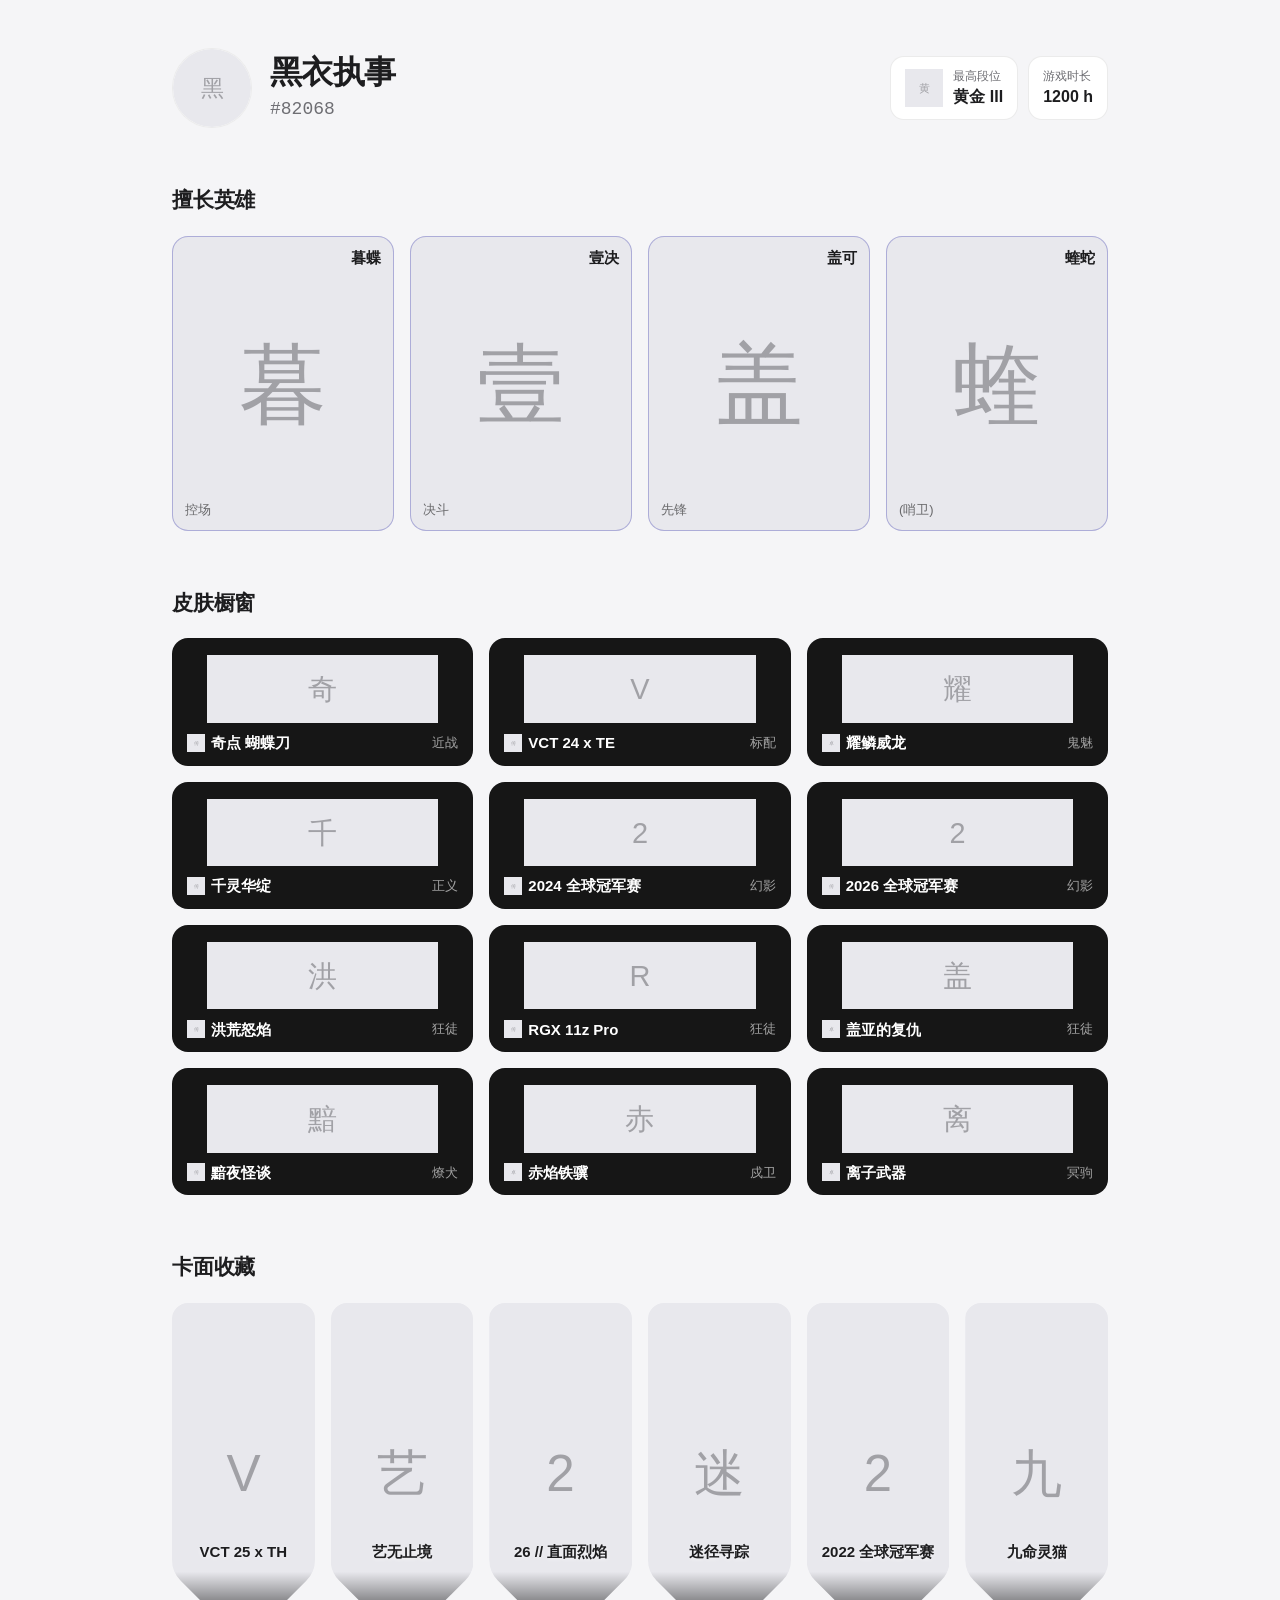
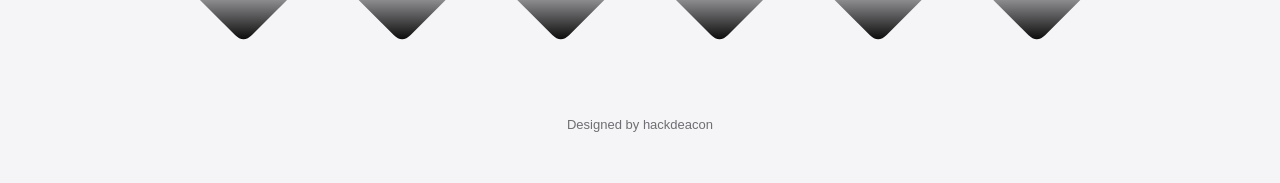
<file: index.html>
<!DOCTYPE html>
<html lang="en">
<head>
  <meta charset="UTF-8" />
  <meta name="viewport" content="width=device-width, initial-scale=1.0, viewport-fit=cover" />
  <meta name="description" content="无畏契约个人名片：段位、擅长英雄与皮肤收藏" />
  <meta property="og:type" content="website" />
  <meta property="og:url" content="https://hackimi.cn/" />
  <meta property="og:title" content="黑衣执事 #82068" data-og="title" />
  <meta property="og:description" content="最高段位 黄金 III · 1200 h · 无畏契约个人名片" data-og="description" />
  <meta property="og:image" content="https://hackimi.cn/og.png" />
  <meta property="og:image:width" content="2400" />
  <meta property="og:image:height" content="1260" />
  <meta name="twitter:card" content="summary_large_image" />
  <meta name="twitter:title" content="黑衣执事 #82068" data-og="title" />
  <meta name="twitter:description" content="最高段位 黄金 III · 1200 h · 无畏契约个人名片" data-og="description" />
  <meta name="twitter:image" content="https://hackimi.cn/og.png" />
  <title>无畏契约名片</title>
  <link rel="icon" type="image/svg+xml" href="https://cdn.simpleicons.org/valorant/808080" />
  <link rel="icon" type="image/png" href="valorant.png" />
  <link rel="apple-touch-icon" href="valorant.png" />
  <link rel="stylesheet" href="style.css" />
</head>
<body>
  <div class="page">
    <header class="profile">
      <div class="avatar" id="avatar"></div>
      <div class="profile-info">
        <h1 class="name">
          <span id="player-name">加载中</span>
        </h1>
        <p class="tag" id="player-tag"></p>
      </div>
      <div class="profile-meta">
        <div class="rank">
          <div class="rank-icon" id="rank-icon"></div>
          <div class="rank-text">
            <span class="meta-label">最高段位</span>
            <span class="meta-value" id="rank-name">--</span>
          </div>
        </div>
        <div class="playtime">
          <span class="meta-label">游戏时长</span>
          <span class="meta-value" id="play-time">--</span>
        </div>
      </div>
    </header>

    <main>
      <section class="section">
        <h2>擅长英雄</h2>
        <div class="agent-grid" id="agents"></div>
      </section>

      <section class="section">
        <h2>皮肤橱窗</h2>
        <div class="skin-grid" id="favorite-skins"></div>
      </section>

      <section class="section">
        <h2>卡面收藏</h2>
        <div class="card-grid" id="cards"></div>
      </section>

      <section class="section" hidden>
        <h2>皮肤橱窗</h2>
        <div class="showcase-grid" id="showcase"></div>
      </section>
    </main>

    <footer class="footer">
      Designed by <a href="https://x.com/hackdeacon" target="_blank" rel="noopener noreferrer">hackdeacon</a>
    </footer>
  </div>

  <script src="data.js"></script>
  <script src="app.js"></script>
</body>
</html>
</file>
<file: style.css>
:root {
  --bg: #f5f5f7;
  --surface: #ffffff;
  --text: #1d1d1f;
  --text-secondary: #6e6e73;
  --hairline: rgba(0, 0, 0, 0.08);
  --font: -apple-system, BlinkMacSystemFont, "SF Pro Text", "SF Pro Display", "Helvetica Neue", "PingFang SC", "Noto Sans SC", sans-serif;
}

@media (prefers-color-scheme: dark) {
  :root {
    --bg: #000000;
    --surface: #1d1d1f;
    --text: #f5f5f7;
    --text-secondary: #86868b;
    --hairline: rgba(255, 255, 255, 0.12);
  }
}

* {
  box-sizing: border-box;
  margin: 0;
  padding: 0;
}

html {
  -webkit-text-size-adjust: 100%;
}

body {
  background: var(--bg);
  color: var(--text);
  font-family: var(--font);
  line-height: 1.5;
  -webkit-font-smoothing: antialiased;
  text-rendering: optimizeLegibility;
}

img {
  max-width: 100%;
}

.page {
  max-width: 980px;
  margin: 0 auto;
  padding: 48px 22px 48px;
  padding-left: max(22px, env(safe-area-inset-left));
  padding-right: max(22px, env(safe-area-inset-right));
  padding-bottom: max(48px, env(safe-area-inset-bottom));
}

.profile {
  display: flex;
  align-items: center;
  gap: 18px;
  margin-bottom: 56px;
}

.avatar {
  flex: none;
}

.avatar img {
  display: block;
  width: 80px;
  height: 80px;
  border-radius: 50%;
  object-fit: cover;
  background: var(--surface);
  border: 1px solid var(--hairline);
}

.profile-info {
  flex: 1;
  min-width: 0;
}

.name {
  display: flex;
  align-items: baseline;
  flex-wrap: wrap;
  gap: 8px;
  font-size: clamp(24px, 3.6vw, 32px);
  font-weight: 700;
  line-height: 1.2;
  letter-spacing: -0.02em;
  overflow-wrap: break-word;
}

.tag {
  margin-top: 4px;
  font-size: 18px;
  font-weight: 500;
  font-family: ui-monospace, SFMono-Regular, Menlo, monospace;
  color: var(--text-secondary);
  letter-spacing: 0;
}

.profile-meta {
  display: flex;
  flex: none;
  flex-wrap: wrap;
  align-items: center;
  gap: 10px;
}

.rank {
  display: inline-flex;
  align-items: center;
  gap: 10px;
  padding: 10px 14px;
  text-align: left;
  background: var(--surface);
  border: 1px solid var(--hairline);
  border-radius: 14px;
}

.playtime {
  display: inline-flex;
  flex-direction: column;
  justify-content: center;
  padding: 10px 14px;
  background: var(--surface);
  border: 1px solid var(--hairline);
  border-radius: 14px;
}

.meta-label {
  font-size: 12px;
  color: var(--text-secondary);
}

.meta-value {
  font-size: 16px;
  font-weight: 600;
}

.rank-icon img {
  display: block;
  width: 38px;
  height: 38px;
  object-fit: contain;
}

.rank-text {
  display: flex;
  flex-direction: column;
  justify-content: center;
}

.section {
  margin-top: 56px;
}

.section h2 {
  margin-bottom: 20px;
  font-size: 21px;
  font-weight: 600;
  letter-spacing: -0.01em;
}

.agent-grid {
  display: grid;
  grid-template-columns: repeat(4, 1fr);
  gap: 16px;
}

.agent-card {
  position: relative;
  overflow: hidden;
  background: var(--surface);
  border: 1px solid var(--hairline);
  border-radius: 16px;
}

.agent-card.tinted {
  border-color: rgba(255, 255, 255, 0.14);
}

.agent-card.tinted.tone-light .agent-name {
  color: #fff;
}

.agent-card.tinted.tone-light .agent-role {
  color: rgba(255, 255, 255, 0.78);
}

.agent-card.tinted.tone-dark .agent-name {
  color: #1d1d1f;
}

.agent-card.tinted.tone-dark .agent-role {
  color: rgba(0, 0, 0, 0.55);
}

.agent-img {
  display: block;
  width: 100%;
  aspect-ratio: 3 / 4;
  object-fit: cover;
}

.agent-role {
  position: absolute;
  left: 12px;
  bottom: 10px;
  z-index: 2;
  font-size: 13px;
  color: var(--text-secondary);
}

.agent-name {
  position: absolute;
  top: 10px;
  right: 12px;
  z-index: 2;
  font-size: 15px;
  font-weight: 600;
}

.skin-grid {
  display: grid;
  grid-template-columns: repeat(3, 1fr);
  gap: 16px;
}

.skin-card {
  overflow: hidden;
  background: #161616;
  border: 1px solid var(--hairline);
  border-radius: 16px;
}

.skin-thumb {
  display: block;
  width: 100%;
  aspect-ratio: 512 / 150;
  object-fit: contain;
  padding: 16px 16px 4px;
}

.skin-info {
  display: flex;
  align-items: center;
  justify-content: space-between;
  gap: 8px;
  min-width: 0;
  padding: 6px 14px 12px;
}

.skin-title {
  display: flex;
  align-items: center;
  gap: 6px;
  min-width: 0;
  line-height: 1;
}

.skin-tier {
  flex: none;
  display: block;
  width: 18px;
  height: 18px;
  object-fit: contain;
  object-position: center center;
}

.skin-name {
  min-width: 0;
  font-size: 15px;
  font-weight: 600;
  color: #fff;
  white-space: nowrap;
  overflow: hidden;
}

.skin-name.is-faded {
  -webkit-mask-image: linear-gradient(to right, #000 calc(100% - 24px), transparent);
  mask-image: linear-gradient(to right, #000 calc(100% - 24px), transparent);
}

.skin-weapon {
  flex: none;
  font-size: 13px;
  color: rgba(255, 255, 255, 0.6);
  white-space: nowrap;
}

.card-grid {
  display: grid;
  grid-template-columns: repeat(6, 1fr);
  align-items: start;
  gap: 16px;
}

.card-item {
  overflow: hidden;
  border-radius: 16px;
}

.card-media {
  position: relative;
  line-height: 0;
  clip-path: polygon(0 0, 100% 0, 100% 79.06%, 50% 100%, 0 79.06%);
}

.card-media::after {
  content: "";
  position: absolute;
  inset: 0;
  pointer-events: none;
  background: linear-gradient(
    to bottom,
    rgba(0, 0, 0, 0) 0%,
    rgba(0, 0, 0, 0) var(--card-fade, 79.06%),
    #000 100%
  );
}

.card-img {
  display: block;
  width: 100%;
  height: auto;
}

.card-caption {
  position: absolute;
  left: 0;
  right: 0;
  bottom: calc(var(--card-tri, 0px) + 10px);
  z-index: 1;
  padding: 0 10px;
  line-height: 1.4;
  text-align: center;
  font-size: 15px;
  font-weight: 600;
  color: #fff;
  text-shadow: 0 1px 4px rgba(0, 0, 0, 0.5);
  white-space: nowrap;
  overflow: hidden;
  pointer-events: none;
}

.card-caption.is-faded {
  -webkit-mask-image: linear-gradient(to right, transparent, #000 16px, #000 calc(100% - 16px), transparent);
  mask-image: linear-gradient(to right, transparent, #000 16px, #000 calc(100% - 16px), transparent);
}

.card-caption.cap-dark {
  color: #1d1d1f;
  text-shadow: 0 1px 4px rgba(255, 255, 255, 0.6);
}

.card-caption.cap-light {
  color: #fff;
  text-shadow: 0 1px 4px rgba(0, 0, 0, 0.5);
}

.showcase-grid {
  display: grid;
  grid-template-columns: repeat(auto-fill, minmax(260px, 1fr));
  gap: 16px;
}

.showcase-card {
  overflow: hidden;
  background: var(--surface);
  border: 1px solid var(--hairline);
  border-radius: 16px;
}

.showcase-img {
  display: block;
  width: 100%;
  aspect-ratio: 512 / 150;
  object-fit: contain;
  padding: 12px;
}

.showcase-info {
  display: flex;
  align-items: baseline;
  justify-content: space-between;
  gap: 8px;
  padding: 12px 14px;
}

.showcase-name {
  min-width: 0;
  font-size: 15px;
  font-weight: 600;
  white-space: nowrap;
  overflow: hidden;
}

.showcase-name.is-faded {
  -webkit-mask-image: linear-gradient(to right, #000 calc(100% - 24px), transparent);
  mask-image: linear-gradient(to right, #000 calc(100% - 24px), transparent);
}

.showcase-meta {
  font-size: 13px;
  color: var(--text-secondary);
  white-space: nowrap;
}

.empty {
  color: var(--text-secondary);
  font-size: 14px;
}

.footer {
  margin-top: 72px;
  text-align: center;
  font-size: 13px;
  color: var(--text-secondary);
}

.footer a {
  color: inherit;
  text-decoration: none;
}

.footer a:hover {
  text-decoration: underline;
  color: #000000;
}

@media (prefers-color-scheme: dark) {
  .footer a:hover {
    color: #ffffff;
  }
}

@media (max-width: 720px) {
  .page {
    padding-top: 40px;
  }

  .profile {
    gap: 14px;
    margin-bottom: 44px;
  }

  .avatar img {
    width: 72px;
    height: 72px;
  }

  .tag {
    font-size: 16px;
  }

  .section {
    margin-top: 44px;
  }

  .section h2 {
    margin-bottom: 16px;
    font-size: 19px;
  }

  .agent-grid,
  .skin-grid,
  .showcase-grid {
    gap: 12px;
  }
}

@media (max-width: 560px) {
  .profile {
    flex-wrap: nowrap;
    justify-content: center;
    align-items: center;
    gap: 12px;
    text-align: left;
  }

  .name {
    font-size: 19px;
  }

  .tag {
    font-size: 14px;
  }

  .skin-name {
    font-size: 13px;
  }

  .profile-info {
    flex: 1 1 auto;
    min-width: 0;
  }

  .profile-meta {
    flex-direction: row;
    align-items: center;
    gap: 6px;
  }

  .rank {
    gap: 6px;
    padding: 6px 8px;
    border-radius: 10px;
  }

  .rank-icon img {
    width: 27px;
    height: 27px;
  }

  .playtime {
    padding: 6px 8px;
    border-radius: 10px;
  }

  .meta-label {
    font-size: 10px;
  }

  .meta-value {
    font-size: 13px;
  }

  .agent-grid,
  .skin-grid,
  .showcase-grid {
    grid-template-columns: repeat(2, 1fr);
  }

  .card-grid {
    grid-template-columns: repeat(3, 1fr);
  }
}

@media (max-width: 480px) {
  .page {
    padding-top: 32px;
  }

  .profile {
    gap: 10px;
    margin-bottom: 40px;
  }

  .avatar img {
    width: 52px;
    height: 52px;
  }

  .name {
    font-size: 18px;
  }

  .tag {
    margin-top: 2px;
    font-size: 13px;
  }

  .agent-name {
    font-size: 14px;
  }

  .agent-role,
  .skin-weapon,
  .showcase-meta {
    font-size: 12px;
  }

  .skin-info {
    padding: 5px 12px 10px;
  }

  .skin-thumb {
    padding: 8px 8px 4px;
  }

  .showcase-img {
    padding: 8px;
  }

  .card-caption {
    font-size: 13px;
  }

  .showcase-info {
    gap: 6px;
    padding: 10px 12px;
  }

  .showcase-name {
    max-width: 100%;
    font-size: 14px;
  }

  .footer {
    margin-top: 56px;
  }
}
</file>
